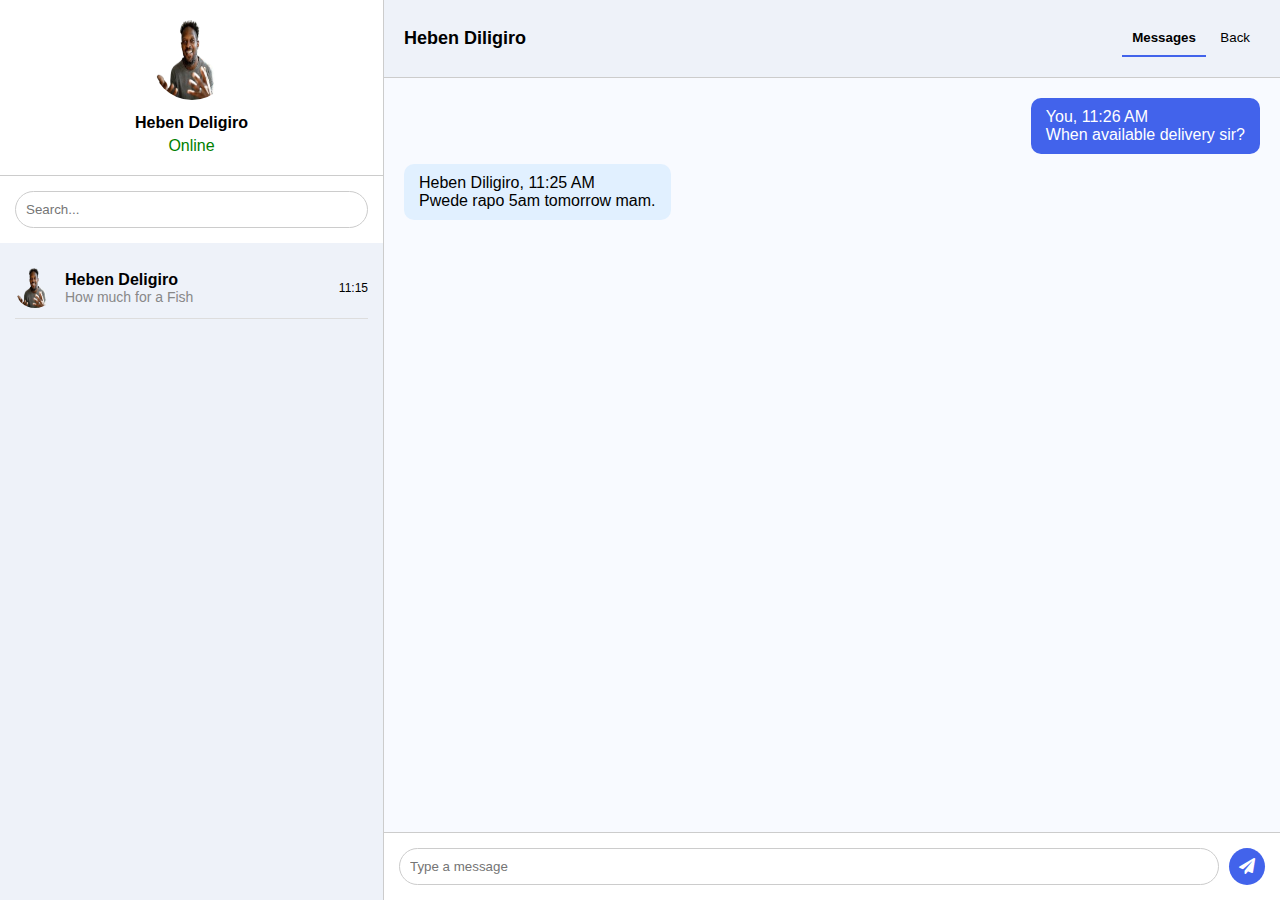
<file: website/index.html>
<!DOCTYPE html>
<html lang="en">
<head>
    <meta charset="UTF-8">
    <meta name="viewport" content="width=device-width, initial-scale=1.0">
    <link rel="stylesheet" href="https://cdnjs.cloudflare.com/ajax/libs/font-awesome/5.15.4/css/all.min.css">
    <title>Fish Business Chat</title>
    <link rel="stylesheet" href="style.css">
</head>
<body>
    <div class="container">
        <div class="sidebar">
            <div class="profile-section">
                <img src="images/man1.png" alt="Profile" class="profile-pic">
                <p class="name">Heben Deligiro</p>
                <p class="status">Online</p>
            </div>
            <div class="search-section">
                <input type="text" class="search-input" placeholder="Search...">
            </div>
            <div class="chat-list">
                <div class="chat">
                    <img src="images/man1.png" alt="Chat" class="chat-pic">
                    <div class="chat-info">
                        <p class="chat-name">Heben Deligiro</p>
                        <p class="chat-message">How much for a Fish</p>
                    </div>
                    <p class="chat-time">11:15</p>
                </div>                
            </div>
        </div>
 
        <div class="chat-window">
            <div class="chat-header">
                <p class="chat-title">Heben Diligiro</p>
                <div class="chat-options">
                    <button class="tab active">Messages</button>
                    <button class="tab" onclick="window.location.href='menu.html'">Back</button>
                </div>
            </div>
            <div class="chat-body">
                <div class="message sent">
                    <p>You, 11:26 AM</p>
                    <p>When available delivery sir?<span></span></p>
                </div>
                <div class="message received">
                    <p>Heben Diligiro, 11:25 AM</p>
                    <p>Pwede rapo 5am tomorrow mam.</p>
                </div>
            </div>
            <div class="chat-footer">
                <input type="text" class="message-input" placeholder="Type a message">
                <button class="send-btn"><i class="fa fa-paper-plane"></i></button>
            </div>
        </div>
    </div>
    <script src="scripts.js"></script>
</body>
</html>
</file>
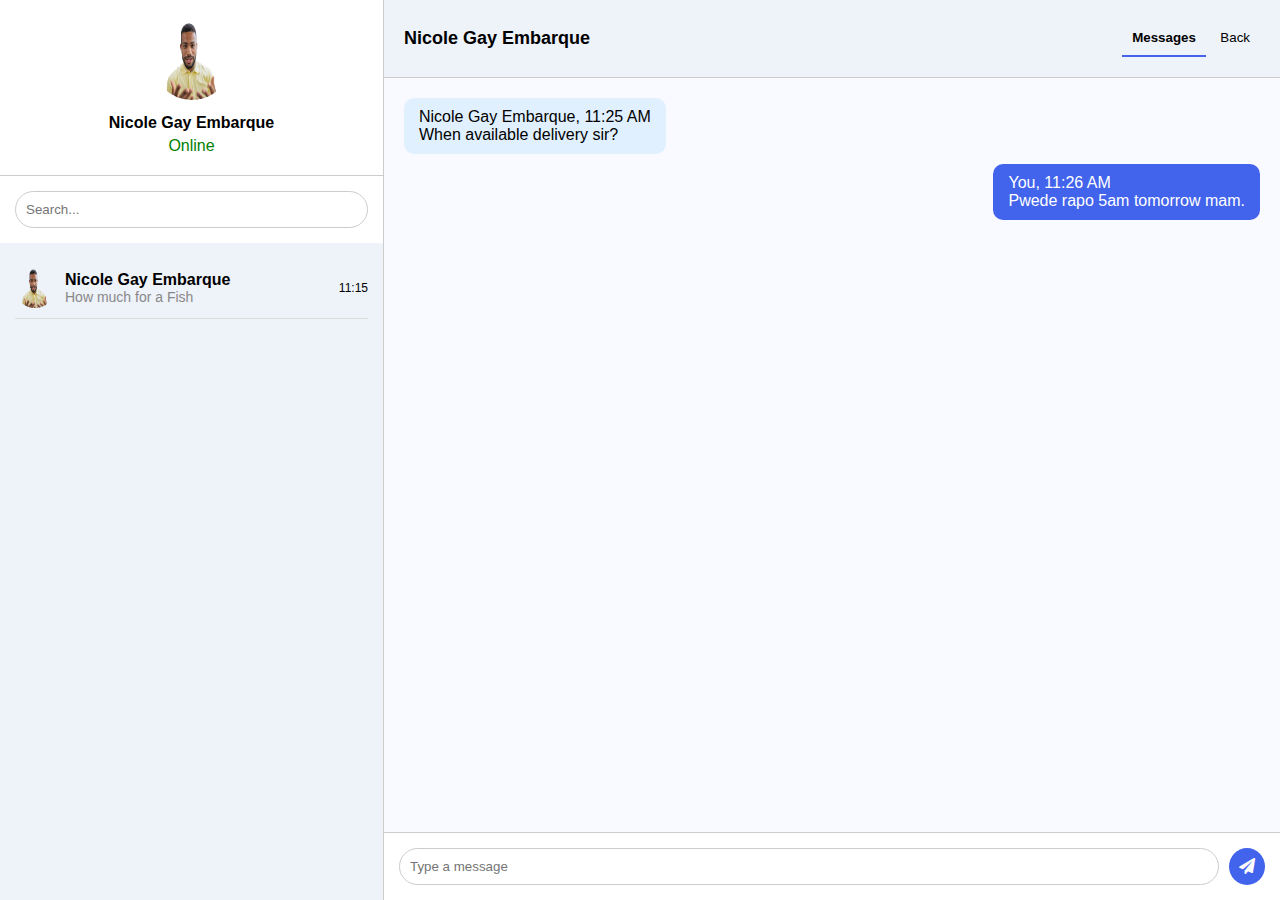
<file: website/chatchat.html>
<!DOCTYPE html>
<html lang="en">
<head>
    <meta charset="UTF-8">
    <meta name="viewport" content="width=device-width, initial-scale=1.0">
    <link rel="stylesheet" href="https://cdnjs.cloudflare.com/ajax/libs/font-awesome/5.15.4/css/all.min.css">
    <title>Fish Business Chat</title>
    <link rel="stylesheet" href="style.css">
</head>
<body>
    <div class="container">
        <div class="sidebar">
            <div class="profile-section">
                <img src="images/man2.png" alt="Profile" class="profile-pic">
                <p class="name">Nicole Gay Embarque</p>
                <p class="status">Online</p>
            </div>
            <div class="search-section">
                <input type="text" class="search-input" placeholder="Search...">
            </div>
            <div class="chat-list">
                <div class="chat">
                    <img src="images/man2.png" alt="Chat" class="chat-pic">
                    <div class="chat-info">
                        <p class="chat-name">Nicole Gay Embarque</p>
                        <p class="chat-message">How much for a Fish</p>
                    </div>
                    <p class="chat-time">11:15</p>
                </div>                
            </div>
        </div>
 
        <div class="chat-window">
            <div class="chat-header">
                <p class="chat-title">Nicole Gay Embarque</p>
                <div class="chat-options">
                    <button class="tab active">Messages</button>
                    <button class="tab" onclick="window.location.href='sellerone.html'">Back</button>
                </div>
            </div>
            <div class="chat-body">
                <div class="message received">
                    <p>Nicole Gay Embarque, 11:25 AM</p>
                    <p>When available delivery sir?<span></span></p>
                </div>
                <div class="message sent">
                    <p>You, 11:26 AM</p>
                    <p>Pwede rapo 5am tomorrow mam.</p>
                </div>
            </div>
            <div class="chat-footer">
                <input type="text" class="message-input" placeholder="Type a message">
                <button class="send-btn"><i class="fa fa-paper-plane"></i></button>
            </div>
        </div>
    </div>
    <script src="scripts.js"></script>
</body>
</html>
</file>
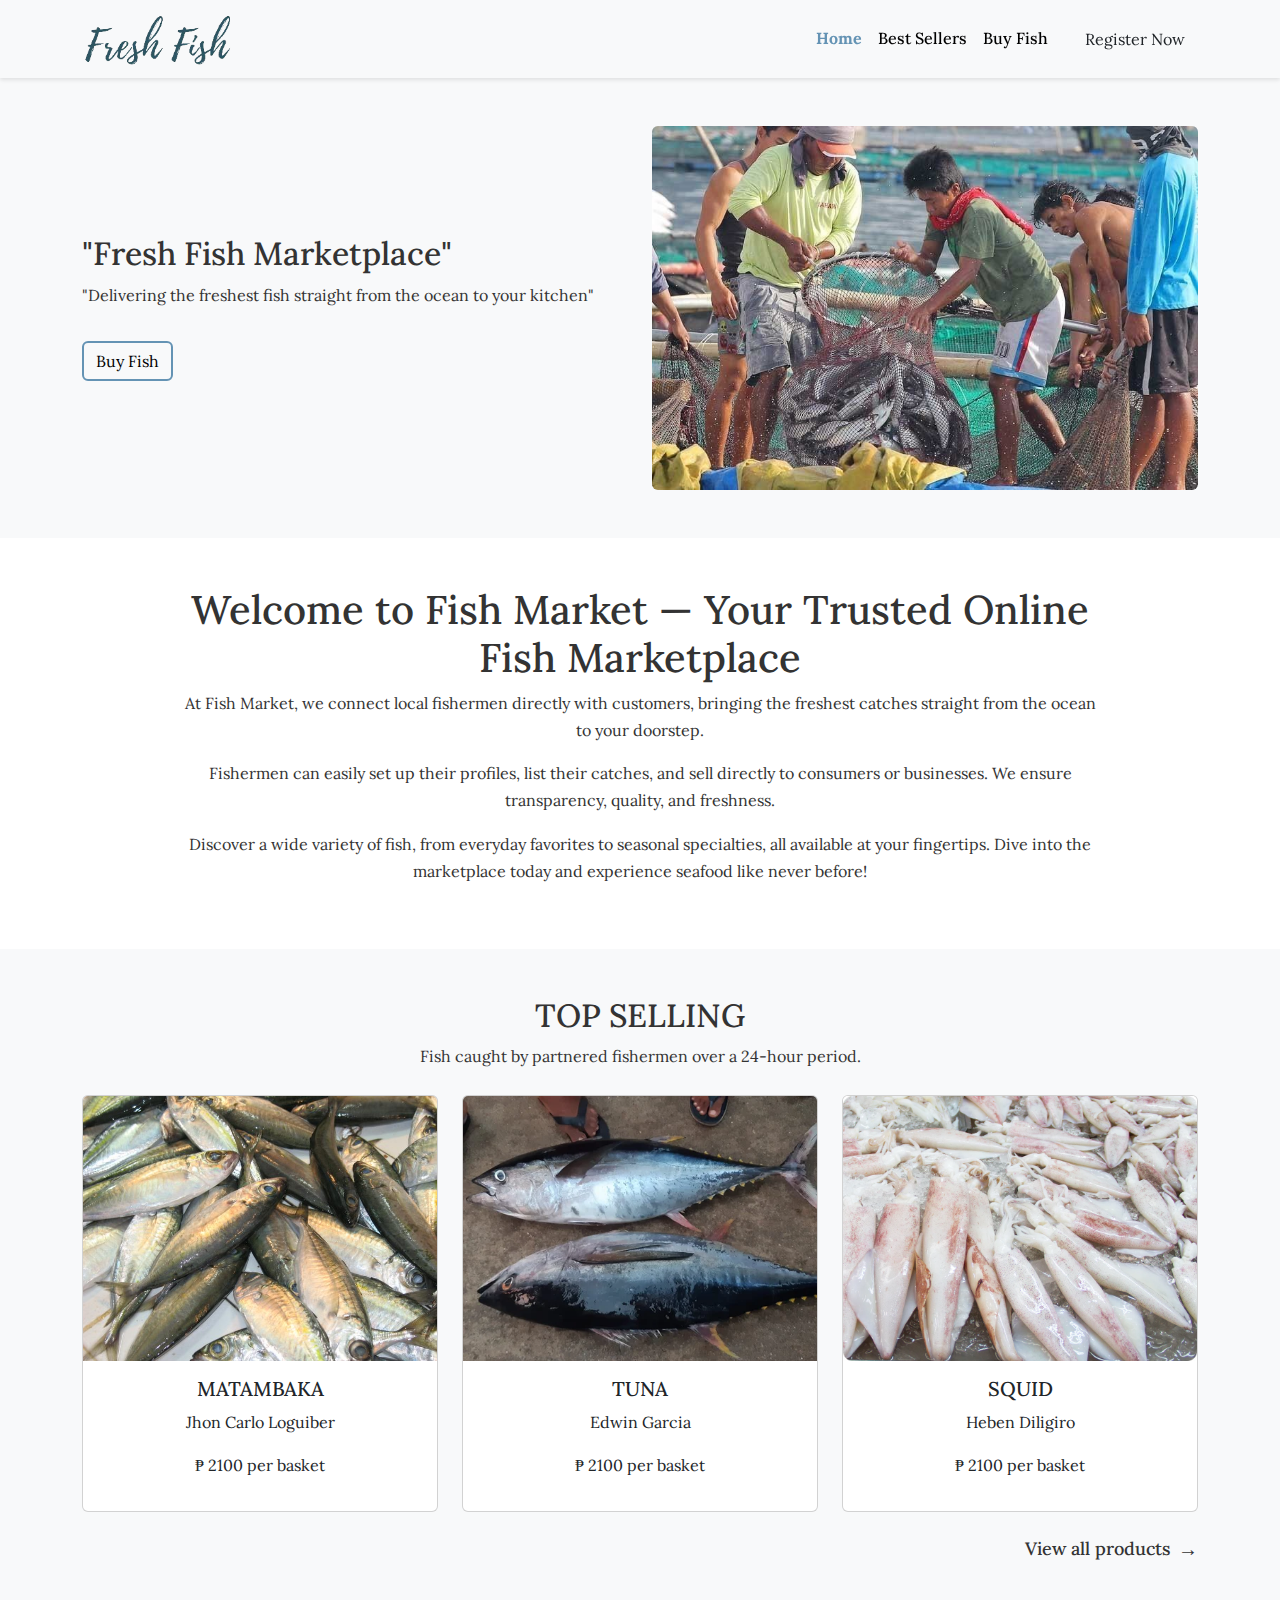
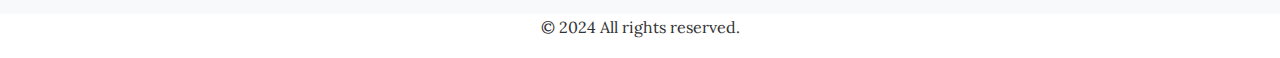
<file: website/fish.html>
<!DOCTYPE html>
<html lang="en">
<head>
    <meta charset="UTF-8">
    <meta name="viewport" content="width=device-width, initial-scale=1.0">
    <title>Fish MARKET</title>
    <link href="https://fonts.googleapis.com/css2?family=Lora:wght@400;600&family=Poppins:wght@600&display=swap" rel="stylesheet">
    <link href="https://cdn.jsdelivr.net/npm/bootstrap@5.3.0-alpha1/dist/css/bootstrap.min.css" rel="stylesheet">
    <link rel="stylesheet" href="styles.css">
</head>
<body>

    <nav class="navbar navbar-expand-lg navbar-light bg-light sticky-top">
        <div class="container">
            <a class="navbar-brand">
                <img src="images/logo.png" alt="Fish Market Logo" style="width: 150px; height: auto;">
            </a>        
            <button class="navbar-toggler" type="button" data-bs-toggle="collapse" data-bs-target="#navbarNav" aria-controls="navbarNav" aria-expanded="false" aria-label="Toggle navigation">
                <span class="navbar-toggler-icon"></span>
            </button>
            <div class="collapse navbar-collapse" id="navbarNav">
                <ul class="navbar-nav ms-auto">
                    <li class="nav-item">
                        <a class="nav-link active" href="#home">Home</a>
                    </li>
                    <li class="nav-item">
                        <a class="nav-link" href="#top">Best Sellers</a>
                    </li>
                    <li class="nav-item">
                        <a class="nav-link" href="register.html">Buy Fish</a>
                    </li>
                </ul>
                <a href="register.html" class="btn custom-outline-btn ms-3">Register Now</a>
            </div>
        </div>
    </nav>

    <section id="home" class="hero py-5 mb-7 mt-7 bg-light">
        <div class="container">
            <div class="row align-items-center">
                <div class="col-lg-6 text-center text-lg-start">
                    <h2 class="banner-title">"Fresh Fish Marketplace"</h2>
                    <p>"Delivering the freshest fish straight from the ocean to your kitchen"</p>
                    <a href="register.html" class="btn btn-light mt-3">Buy Fish</a>
                </div>
                <div class="col-lg-6 text-center mt-4 mt-lg-0">
                    <img src="images/mainpage1.jpg" alt="Fisherman" class="img-fluid rounded" style="max-width: 100%;">
                </div>
            </div>
        </div>
    </section>

    <section id="client-holder" class="mb-5 mt-5">
        <div class="container">
            <div class="row justify-content-center">
                <div class="col-md-10 text-center">
                    <h1>Welcome to Fish Market — Your Trusted Online Fish Marketplace</h1>
                    <p>At Fish Market, we connect local fishermen directly with customers, bringing the freshest catches straight from the ocean to your doorstep.</p>
                    <p>Fishermen can easily set up their profiles, list their catches, and sell directly to consumers or businesses. We ensure transparency, quality, and freshness.</p>
                    <p>Discover a wide variety of fish, from everyday favorites to seasonal specialties, all available at your fingertips. Dive into the marketplace today and experience seafood like never before!</p>
                </div>
            </div>
        </div>
    </section>

    <section id="top" class="top-selling text-center py-5 bg-light">
        <div class="container">
            <h2>TOP SELLING</h2>
            <p>Fish caught by partnered fishermen over a 24-hour period.</p>
            <div class="row mt-4">
                <div class="col-md-4">
                    <div class="card">
                        <img src="images/matambaka.jpg" class="card-img-top" alt="Matambaka">
                        <div class="card-body">
                            <h5 class="card-title">MATAMBAKA</h5>
                            <p class="card-text">Jhon Carlo Loguiber</p>
                            <p>₱ 2100 per basket</p>
                        </div>
                    </div>
                </div>
                <div class="col-md-4">
                    <div class="card">
                        <img src="images/tuna.jpg" class="card-img-top" alt="Tuna">
                        <div class="card-body">
                            <h5 class="card-title">TUNA</h5>
                            <p class="card-text">Edwin Garcia</p>
                            <p>₱ 2100 per basket</p>
                        </div>
                    </div>
                </div>
                <div class="col-md-4">
                    <div class="card">
                        <img src="images/squid.jpg" class="card-img-top" alt="Squid">
                        <div class="card-body">
                            <h5 class="card-title">SQUID</h5>
                            <p class="card-text">Heben Diligiro</p>
                            <p>₱ 2100 per basket</p>
                        </div>
                    </div>
                </div>
            </div>
            <div class="row">
                <div class="col-md-12 text-end">
                    <a href="register.html" class="btn-accent-arrow">View all products <span class="arrow-icon">→</span></a>
                </div>
            </div>            
        </div>
    </section>

    <div class="container">
        <div class="row">
            <div class="col-md-12 text-center">
                <p>© 2024 All rights reserved.</p>
            </div>
        </div>
    </div>

    <script src="https://cdn.jsdelivr.net/npm/bootstrap@5.3.0-alpha1/dist/js/bootstrap.bundle.min.js"></script>
    <script src="script.js"></script>
</body>
</html>
</file>
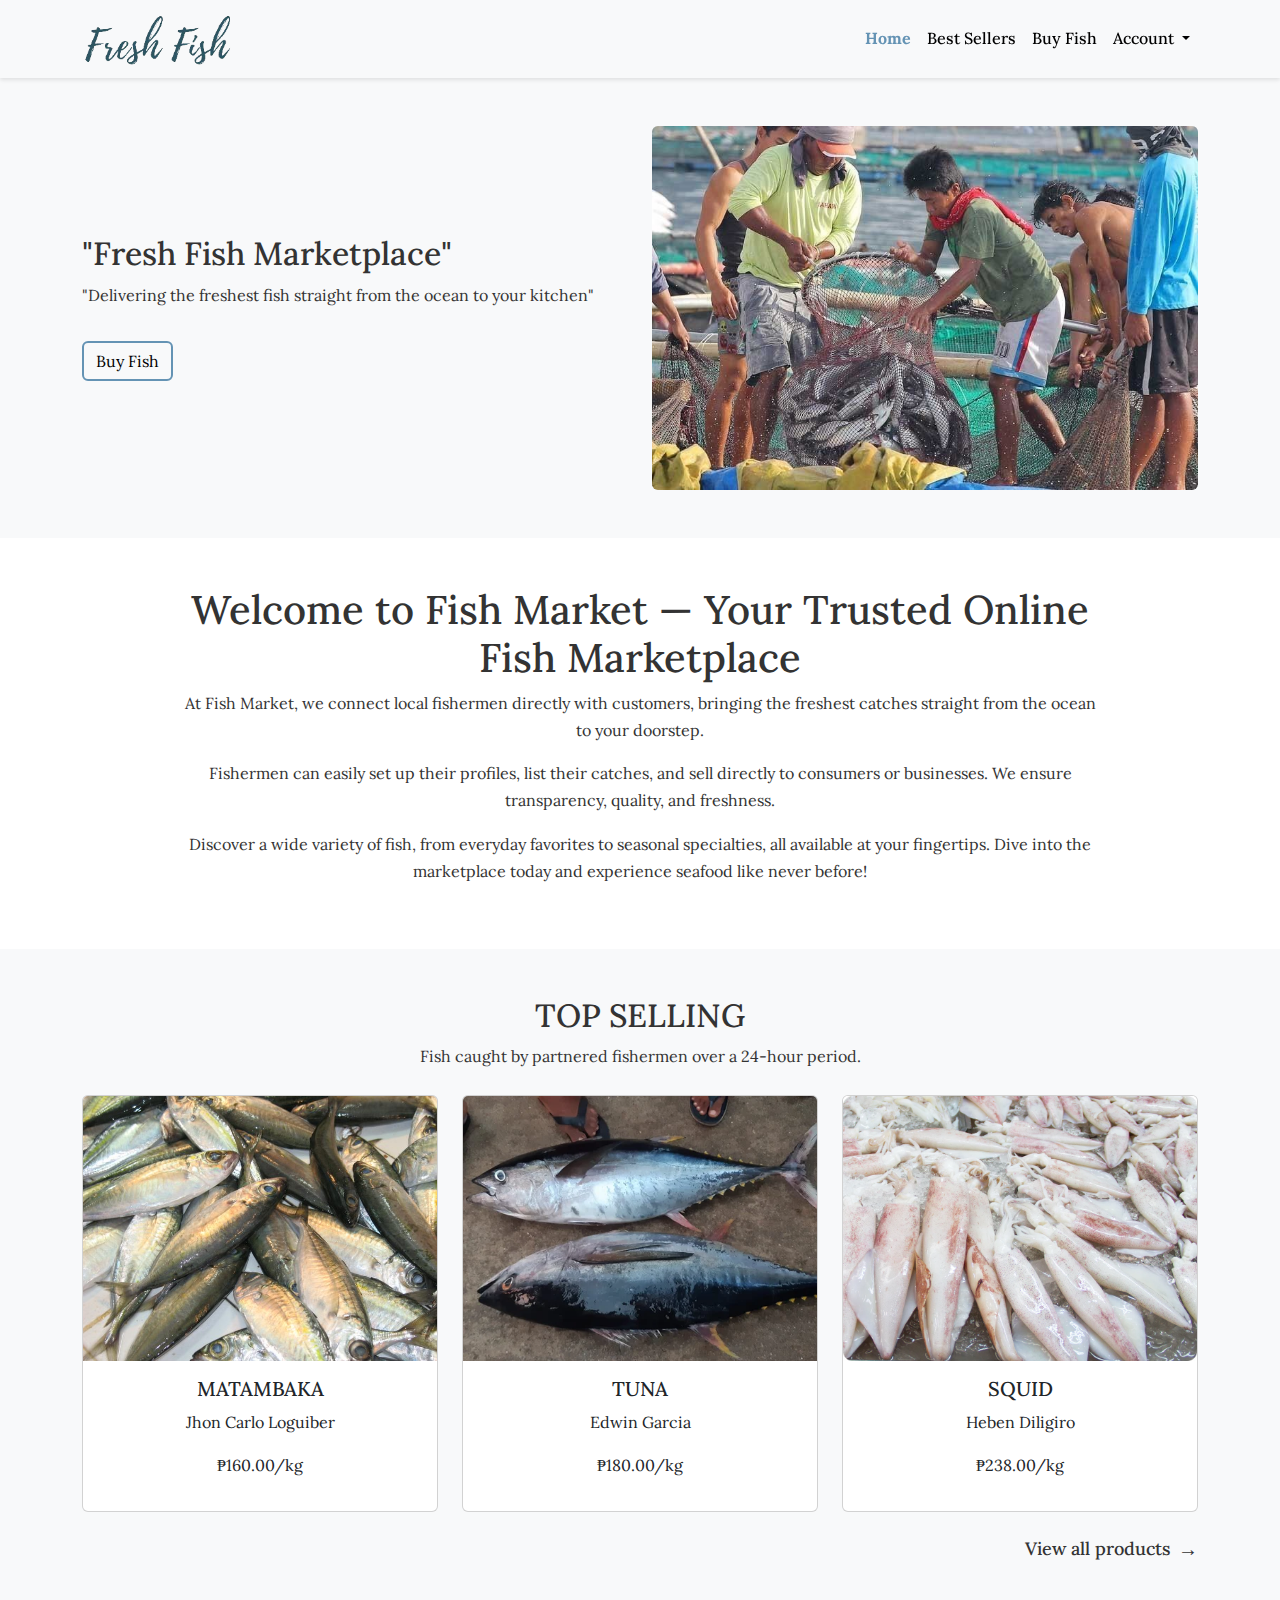
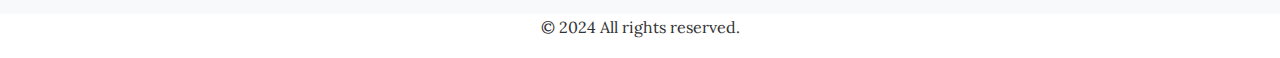
<file: website/fishfish.html>
<!DOCTYPE html>
<html lang="en">
<head>
    <meta charset="UTF-8">
    <meta name="viewport" content="width=device-width, initial-scale=1.0">
    <title>Fish MARKET</title>
    <link href="https://fonts.googleapis.com/css2?family=Lora:wght@400;600&family=Poppins:wght@600&display=swap" rel="stylesheet">
    <link href="https://cdn.jsdelivr.net/npm/bootstrap@5.3.0-alpha1/dist/css/bootstrap.min.css" rel="stylesheet">
    <link rel="stylesheet" href="styles.css">
</head>
<body>

    <nav class="navbar navbar-expand-lg navbar-light bg-light sticky-top">
        <div class="container">
            <a class="navbar-brand">
                <img src="images/logo.png" alt="Fish Market Logo" style="width: 150px; height: auto;">
            </a>        
            <button class="navbar-toggler" type="button" data-bs-toggle="collapse" data-bs-target="#navbarNav" aria-controls="navbarNav" aria-expanded="false" aria-label="Toggle navigation">
                <span class="navbar-toggler-icon"></span>
            </button>
            <div class="collapse navbar-collapse" id="navbarNav">
                <ul class="navbar-nav ms-auto">
                    <li class="nav-item">
                        <a class="nav-link active" href="fishfish.html">Home</a>
                    </li>
                    <li class="nav-item">
                        <a class="nav-link" href="#top">Best Sellers</a>
                    </li>
                    <li class="nav-item">
                        <a class="nav-link " href="menu.html">Buy Fish</a>
                    </li>
                    <li class="nav-item dropdown">
                        <a class="nav-link dropdown-toggle" href="#" id="accountDropdown" role="button" data-bs-toggle="dropdown" aria-expanded="false">
                          Account
                        </a>
                        <ul class="dropdown-menu" aria-labelledby="accountDropdown">
                          <li><a class="dropdown-item" href="sellerone.html">Seller Centre</a></li>
                          <li><a class="dropdown-item" href="index.html">Chats</a></li>
                          <li><hr class="dropdown-divider"></li>
                          <li><a class="dropdown-item" href="register.html">Logout</a></li>
                        </ul>
                      </li>
                </ul>
            </div>
        </div>
    </nav>

    <section id="home" class="hero py-5 mb-7 mt-7 bg-light">
        <div class="container">
            <div class="row align-items-center">
                <div class="col-lg-6 text-center text-lg-start">
                    <h2 class="banner-title">"Fresh Fish Marketplace"</h2>
                    <p>"Delivering the freshest fish straight from the ocean to your kitchen"</p>
                    <a href="menu.html" class="btn btn-light mt-3">Buy Fish</a>
                </div>
                <div class="col-lg-6 text-center mt-4 mt-lg-0">
                    <img src="images/mainpage1.jpg" alt="Fisherman" class="img-fluid rounded" style="max-width: 100%;">
                </div>
            </div>
        </div>
    </section>

    <section id="client-holder" class="mb-5 mt-5">
        <div class="container">
            <div class="row justify-content-center">
                <div class="col-md-10 text-center">
                    <h1>Welcome to Fish Market — Your Trusted Online Fish Marketplace</h1>
                    <p>At Fish Market, we connect local fishermen directly with customers, bringing the freshest catches straight from the ocean to your doorstep.</p>
                    <p>Fishermen can easily set up their profiles, list their catches, and sell directly to consumers or businesses. We ensure transparency, quality, and freshness.</p>
                    <p>Discover a wide variety of fish, from everyday favorites to seasonal specialties, all available at your fingertips. Dive into the marketplace today and experience seafood like never before!</p>
                </div>
            </div>
        </div>
    </section>

    <section id="top" class="top-selling text-center py-5 bg-light">
        <div class="container">
            <h2>TOP SELLING</h2>
            <p>Fish caught by partnered fishermen over a 24-hour period.</p>
            <div class="row mt-4">
                <div class="col-md-4">
                    <div class="card">
                        <img src="images/matambaka.jpg" class="card-img-top" alt="Matambaka">
                        <div class="card-body">
                            <h5 class="card-title">MATAMBAKA</h5>
                            <p class="card-text">Jhon Carlo Loguiber</p>
                            <p>₱160.00/kg</p>
                        </div>
                    </div>
                </div>
                <div class="col-md-4">
                    <div class="card">
                        <img src="images/tuna.jpg" class="card-img-top" alt="Tuna">
                        <div class="card-body">
                            <h5 class="card-title">TUNA</h5>
                            <p class="card-text">Edwin Garcia</p>
                            <p>₱180.00/kg</p>
                        </div>
                    </div>
                </div>
                <div class="col-md-4">
                    <div class="card">
                        <img src="images/squid.jpg" class="card-img-top" alt="Squid">
                        <div class="card-body">
                            <h5 class="card-title">SQUID</h5>
                            <p class="card-text">Heben Diligiro</p>
                            <p>₱238.00/kg</p>
                        </div>
                    </div>
                </div>
            </div>
            <div class="row">
                <div class="col-md-12 text-end">
                    <a href="menu.html" class="btn-accent-arrow">View all products <span class="arrow-icon">→</span></a>
                </div>
            </div>            
        </div>
    </section>

    <div class="container">
        <div class="row">
            <div class="col-md-12 text-center">
                <p>© 2024 All rights reserved.</p>
            </div>
        </div>
    </div>

    <script src="https://cdn.jsdelivr.net/npm/bootstrap@5.3.0-alpha1/dist/js/bootstrap.bundle.min.js"></script>
    <script src="script.js"></script>
</body>
</html>
</file>
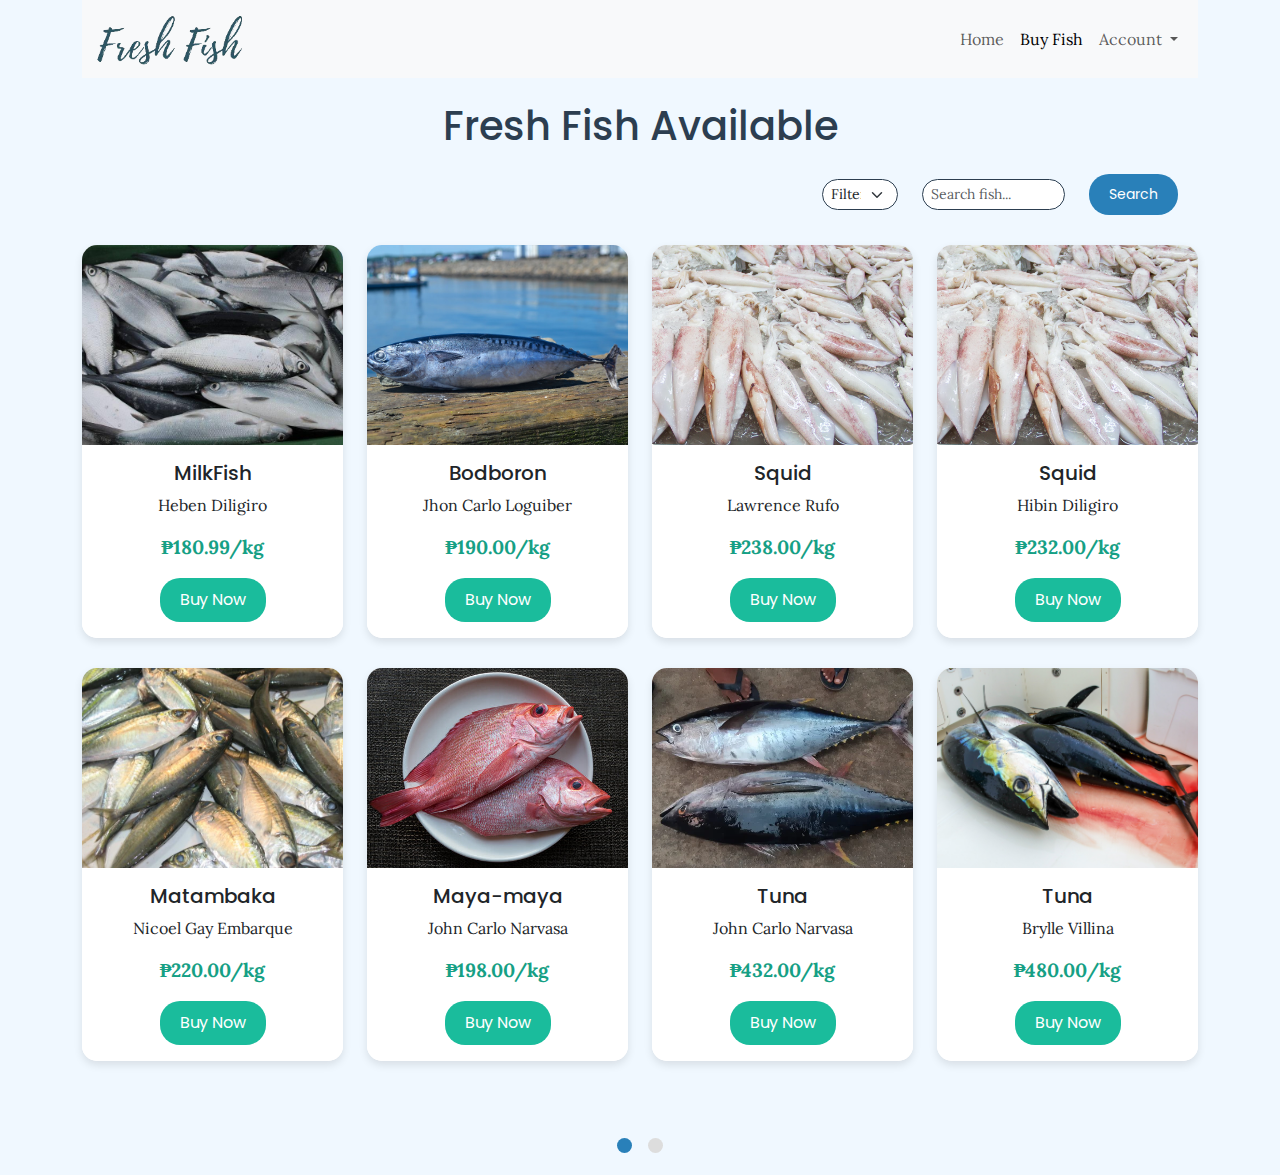
<file: website/menu.html>
<!DOCTYPE html>
<html lang="en">
<head>
    <meta charset="UTF-8">
    <meta name="viewport" content="width=device-width, initial-scale=1.0">
    <title>Fish Marketplace</title>
    <link href="https://cdn.jsdelivr.net/npm/bootstrap@5.3.0-alpha1/dist/css/bootstrap.min.css" rel="stylesheet">
    <link href="https://fonts.googleapis.com/css2?family=Lora:wght@400;600&display=swap" rel="stylesheet">
    <link href="https://fonts.googleapis.com/css2?family=Poppins:wght@600&family=Lora:wght@400&display=swap" rel="stylesheet">
    <link rel="stylesheet" href="menu.css">
</head>
<body>
    <div class="container">
        <nav class="navbar navbar-expand-lg navbar-light bg-light sticky-top">
            <div class="container">
                <a class="navbar-brand">
                    <img src="images/logo.png" alt="Fish Market Logo" style="width: 150px; height: auto;">
                </a>        
                <button class="navbar-toggler" type="button" data-bs-toggle="collapse" data-bs-target="#navbarNav" aria-controls="navbarNav" aria-expanded="false" aria-label="Toggle navigation">
                    <span class="navbar-toggler-icon"></span>
                </button>
                <div class="collapse navbar-collapse" id="navbarNav">
                    <ul class="navbar-nav ms-auto">
                        <li class="nav-item">
                            <a class="nav-link " href="fishfish.html">Home</a>
                        </li>
                        <li class="nav-item">
                            <a class="nav-link active" href="menu.html">Buy Fish</a>
                        </li>
                        <li class="nav-item dropdown">
                            <a class="nav-link dropdown-toggle" href="#" id="accountDropdown" role="button" data-bs-toggle="dropdown" aria-expanded="false">
                              Account
                            </a>
                            <ul class="dropdown-menu" aria-labelledby="accountDropdown">
                              <li><a class="dropdown-item" href="sellerone.html">Seller Centre</a></li>
                              <li><a class="dropdown-item" href="index.html">Chats</a></li>
                              <li><hr class="dropdown-divider"></li>
                              <li><a class="dropdown-item" href="logout.html">Logout</a></li>
                            </ul>
                          </li>
                    </ul>
                </div>
            </div>
        </nav>

        <div>
            <h1 class="title mt-4 mb-4">Fresh Fish Available</h1>
        </div>

        <div class="d-flex justify-content-end filter-bar">
            <div class="row compact-filter align-items-center">
                <div class="col-md-3">
                    <select class="form-select form-select-sm" id="fishFilter">
                        <option selected>Filter by Type</option>
                        <option value="milkfish">MilkFish</option>
                        <option value="tuna">Tuna</option>
                        <option value="bigeye scad">Bigeye Scad</option>
                        <option value="squid">Squid</option>
                    </select>
                </div>
                <div class="col-md-5">
                    <input type="text" class="form-control form-control-sm" id="fishSearch" placeholder="Search fish...">
                </div>
                <div class="col-md-4">
                    <button class="btn btn-primary btn-sm" onclick="filterProducts()">Search</button>
                </div>
            </div>
        </div>

        <div class="row" id="productList">

            <div class="col-md-3 product" data-fish-type="milkfish">
                <div class="card product-card">
                    <img src="images/bangus.jpg" class="card-img-top" alt="MilkFish">
                    <div class="card-body">
                        <h5 class="card-title">MilkFish</h5>
                        <p class="card-text">Heben Diligiro</p>
                        <p class="product-price">₱180.99/kg</p>
                        <a href="#" class="btn btn-primary" onclick="buyNow('MilkFish', '₱180.99/kg', 'images/bangus.jpg')">Buy Now</a>
                    </div>
                </div>
            </div>

            <div class="col-md-3 product" data-fish-type="tuna">
                <div class="card product-card">
                    <img src="images/bodboron.jpeg" class="card-img-top" alt="Tuna">
                    <div class="card-body">
                        <h5 class="card-title">Bodboron</h5>
                        <p class="card-text">Jhon Carlo Loguiber</p>
                        <p class="product-price">₱190.00/kg</p>
                        <a href="#" class="btn btn-primary">Buy Now</a>
                    </div>
                </div>
            </div>

            <div class="col-md-3 product" data-fish-type="squid">
                <div class="card product-card">
                    <img src="images/squid.jpg" class="card-img-top" alt="Squid">
                    <div class="card-body">
                        <h5 class="card-title">Squid</h5>
                        <p class="card-text">Lawrence Rufo</p>
                        <p class="product-price">₱238.00/kg</p>
                        <a href="#" class="btn btn-primary">Buy Now</a>
                    </div>
                </div>
            </div>
            <div class="col-md-3 product" data-fish-type="squid">
                <div class="card product-card">
                    <img src="images/squid.jpg" class="card-img-top" alt="Squid">
                    <div class="card-body">
                        <h5 class="card-title">Squid</h5>
                        <p class="card-text">Hibin Diligiro</p>
                        <p class="product-price">₱232.00/kg</p>
                        <a href="#" class="btn btn-primary">Buy Now</a>
                    </div>
                </div>
            </div>
            <div class="col-md-3 product" data-fish-type="bigeye scad">
                <div class="card product-card">
                    <img src="images/matambaka.jpg" class="card-img-top" alt="Bigeye Scad">
                    <div class="card-body">
                        <h5 class="card-title">Matambaka</h5>
                        <p class="card-text">Nicoel Gay Embarque</p>
                        <p class="product-price">₱220.00/kg</p>
                        <a href="#" class="btn btn-primary">Buy Now</a>
                    </div>
                </div>
            </div>
            <div class="col-md-3 product" data-fish-type="red snapper">
                <div class="card product-card">
                    <img src="images/mayamaya.jpg" class="card-img-top" alt="Red Snapper">
                    <div class="card-body">
                        <h5 class="card-title">Maya-maya</h5>
                        <p class="card-text">John Carlo Narvasa</p>
                        <p class="product-price">₱198.00/kg</p>
                        <a href="#" class="btn btn-primary">Buy Now</a>
                    </div>
                </div>
            </div>
            <div class="col-md-3 product" data-fish-type="tuna">
                <div class="card product-card">
                    <img src="images/tuna.jpg" class="card-img-top" alt="Tuna">
                    <div class="card-body">
                        <h5 class="card-title">Tuna</h5>
                        <p class="card-text">John Carlo Narvasa</p>
                        <p class="product-price">₱432.00/kg</p>
                        <a href="#" class="btn btn-primary">Buy Now</a>
                    </div>
                </div>
            </div>
            <div class="col-md-3 product" data-fish-type="tuna">
                <div class="card product-card">
                    <img src="images/tunaa.jpg" class="card-img-top" alt="Tuna">
                    <div class="card-body">
                        <h5 class="card-title">Tuna</h5>
                        <p class="card-text">Brylle Villina</p>
                        <p class="product-price">₱480.00/kg</p>
                        <a href="#" class="btn btn-primary">Buy Now</a>
                    </div>
                </div>
            </div>
            <div class="col-md-3 product" data-fish-type="bigeye scad">
                <div class="card product-card">
                    <img src="images/matambaka.jpg" class="card-img-top" alt="Bigeye Scad">
                    <div class="card-body">
                        <h5 class="card-title">Matambaka</h5>
                        <p class="card-text">Hibin DIligiro</p>
                        <p class="product-price">₱172.00/kg</p>
                        <a href="#" class="btn btn-primary">Buy Now</a>
                    </div>
                </div>
            </div>
        </div>
        <div class="pagination mt-4">
            <nav aria-label="Fish pagination">
                <ul class="pagination justify-content-center" id="paginationControls">
                </ul>
            </nav>
        </div>
    </div>

    <script src="https://cdn.jsdelivr.net/npm/bootstrap@5.3.0-alpha1/dist/js/bootstrap.bundle.min.js"></script>
    <script src="menu.js"></script>

</body>
</html>
</file>
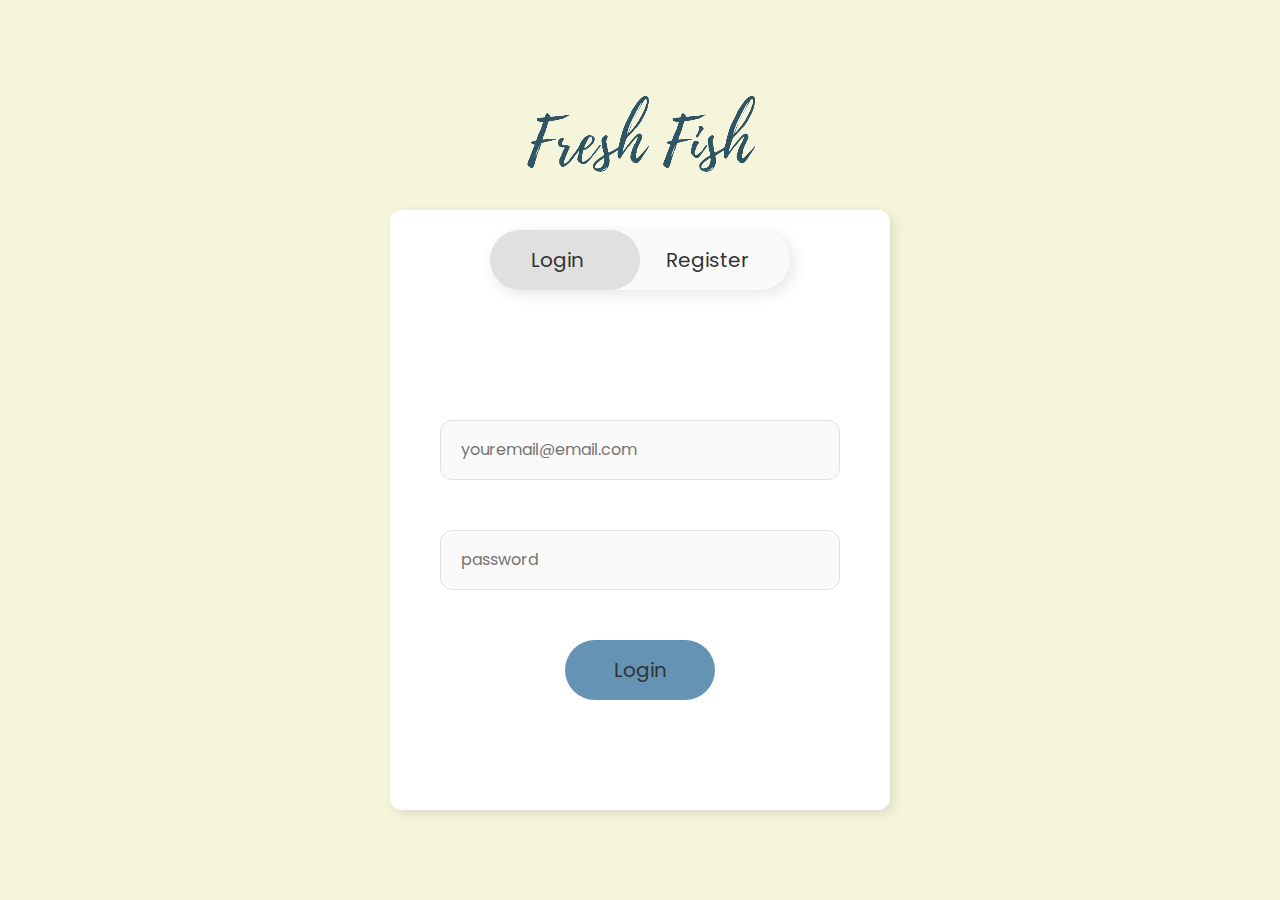
<file: website/register.html>
<!DOCTYPE html>
<html lang="en">
<head>
    <meta charset="UTF-8">
    <meta name="viewport" 
          content="width=device-width, 
                         initial-scale=1.0">
    <title>Fresh Fish</title>
    <link rel="stylesheet" 
          href="register ni.css">
</head>

<body>
    <div class="logo-container">
        <img src="images/logo.png" alt="Fresh Fish Logo" class="logo">
    </div>

    <div class="container">

        <div class="slider"></div>
        <div class="btn">
            <button class="login">Login</button>
            <button class="signup">Register</button>
        </div>

        <div class="form-section">

            <div class="login-box">
                <input type="email" 
                       class="email ele" 
                       placeholder="youremail@email.com">
                <input type="password"
                       class="password ele" 
                       placeholder="password">
                <button class="clkbtn">Login</button>
            </div>

            <div class="signup-box">
                <input type="text" 
                       class="name ele" 
                       placeholder="Enter your name">
                <input type="email" 
                       class="email ele" 
                       placeholder="youremail@email.com">
                <input type="password" 
                       class="password ele" 
                       placeholder="password">
                <input type="password" 
                       class="password ele" 
                       placeholder="Confirm password">
                <button class="clkbtn">Register</button>
            </div>
        </div>
    </div>
    <script src="register.js"></script>
</body>
</html>
</file>
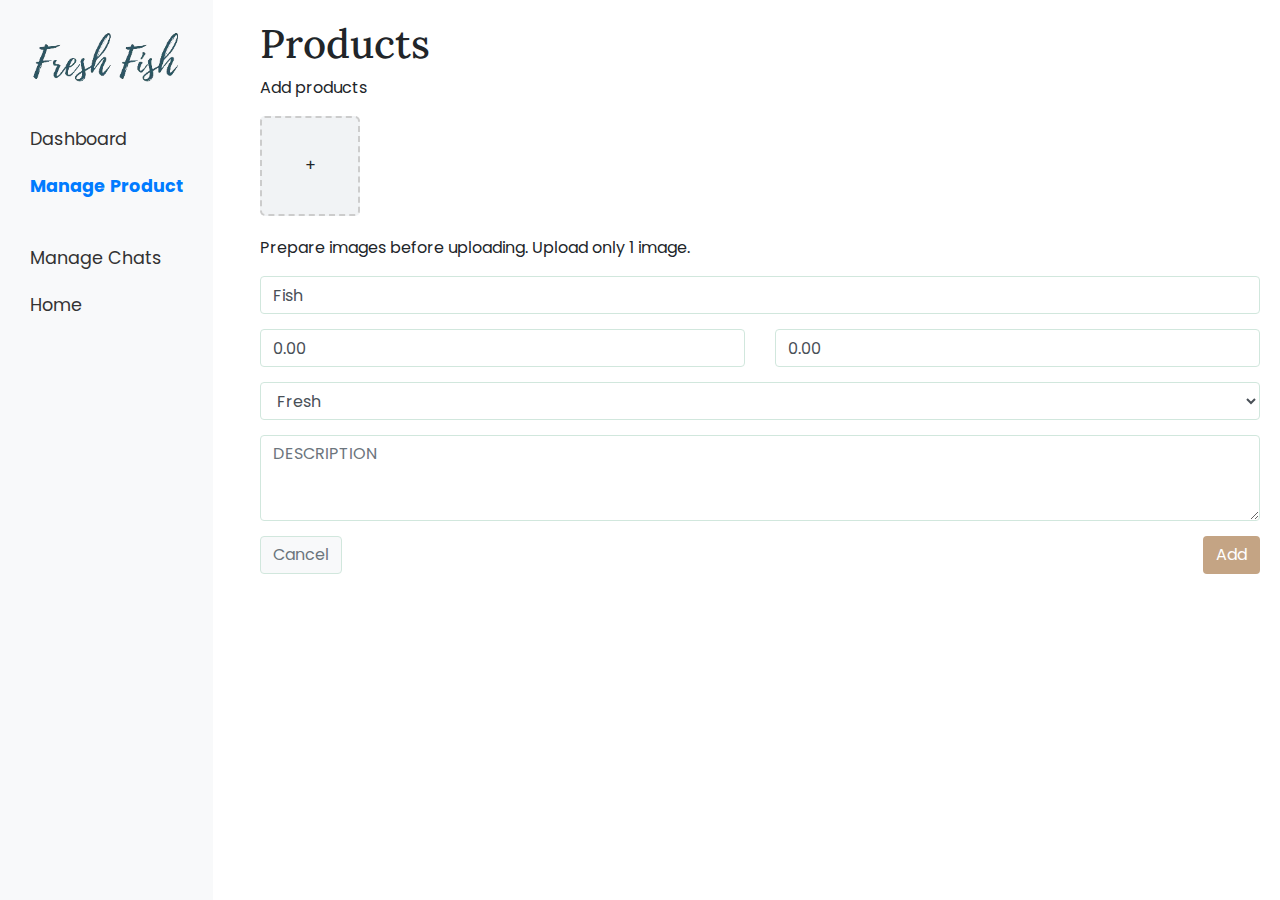
<file: website/sellertwo.html>
<!DOCTYPE html>
<html lang="en">
<head>
    <meta charset="UTF-8">
    <meta name="viewport" content="width=device-width, initial-scale=1.0">
    <title>Product Management</title>
    <link href="https://stackpath.bootstrapcdn.com/bootstrap/4.5.2/css/bootstrap.min.css" rel="stylesheet">
    <link href="https://fonts.googleapis.com/css2?family=Lora:wght@400;700&family=Poppins:wght@400;600&display=swap" rel="stylesheet">
    <link href="sellertwo.css" rel="stylesheet">
</head>
<body>
    <nav class="col-md-2 d-md-block sidebar">
        <div class="position-sticky">
            <ul class="nav flex-column">
                <a class="navbar-brand mb-4">
                    <img src="images/logo.png" href="fishfish.html" alt="Fish Market Logo" style="width: 150px; height: auto;">
                </a> 
                <li class="nav-item">
                    <a class="nav-link" href="sellerone.html">
                        Dashboard
                    </a>
                </li>
                <li class="nav-item">
                    <a class="nav-link active ms-3" href="sellertwo.html">
                        Manage Product
                    </a>
                </li>
                <li class="nav-item">
                    <a class="nav-link" href="chatchat.html">
                        Manage Chats
                    </a>
                </li>
                <li class="nav-item">
                    <a class="nav-link" href="fishfish.html">
                        Home
                    </a>
                </li>
            </ul>
        </div>
    </nav>

    <div class="content">
        <h1>Products</h1>
        <p>Add products</p>

        <div class="image-upload">
            <div class="upload-box">+</div>
        </div>
        <p>Prepare images before uploading. Upload only 1 image.</p>

        <form>
            <input type="text" class="form-control" placeholder="TITLE" value="Fish">

            <div class="row">
                <div class="col">
                    <input type="number" class="form-control" placeholder="PRICE" value="0.00">
                </div>
                <div class="col">
                    <input type="number" class="form-control" placeholder="SALE PRICE" value="0.00">
                </div>
            </div>

            <select class="form-control">
                <option>Fresh</option>
                <option>Frozen</option>
            </select>

            <textarea class="form-control" rows="3" placeholder="DESCRIPTION"></textarea>

            <div class="d-flex justify-content-between">
                <button type="button" class="btn btn-cancel">Cancel</button>
                <button type="submit" class="btn btn-add">Add</button>
            </div>
        </form>
    </div>

    <script src="https://code.jquery.com/jquery-3.5.1.slim.min.js"></script>
    <script src="https://cdn.jsdelivr.net/npm/@popperjs/core@2.5.2/dist/umd/popper.min.js"></script>
    <script src="https://stackpath.bootstrapcdn.com/bootstrap/4.5.2/js/bootstrap.min.js"></script>
</body>
</html>
</file>
<file: website/style.css>
* {
    margin: 0;
    padding: 0;
    box-sizing: border-box;
}

body {
    font-family: 'Roboto', sans-serif;
    background-color: #f0f4f8;
    height: 100vh;
}

.container {
    display: flex;
    height: 100vh;
}

.sidebar {
    width: 30%;
    background-color: #eef2f9;
    border-right: 1px solid #ccc;
    display: flex;
    flex-direction: column;
    justify-content: space-between;
}

.profile-section {
    text-align: center;
    padding: 20px;
    background-color: #ffffff;
    border-bottom: 1px solid #ccc;
}

.profile-section .profile-pic {
    width: 80px;
    height: 80px;
    border-radius: 50%;
    margin-bottom: 10px;
}

.profile-section .name {
    font-weight: bold;
    margin-bottom: 5px;
}

.profile-section .status {
    color: green;
}

.search-section {
    padding: 15px;
    background-color: #ffffff;
}

.search-section .search-input {
    width: 100%;
    padding: 10px;
    border-radius: 25px;
    border: 1px solid #ccc;
    outline: none;
}

.chat-list {
    overflow-y: auto;
    padding: 15px;
    background-color: #eef2f9;
    flex-grow: 1;
}

.chat {
    display: flex;
    align-items: center;
    padding: 10px 0;
    border-bottom: 1px solid #ddd;
    cursor: pointer;
}

.chat img {
    width: 40px;
    height: 40px;
    border-radius: 50%;
}

.chat-info {
    flex: 1;
    margin-left: 10px;
}

.chat-info .chat-name {
    font-weight: bold;
}

.chat-info .chat-message {
    font-size: 14px;
    color: #888;
}

.chat-time {
    font-size: 12px;
}

.chat-window {
    display: flex;
    flex-direction: column;
    width: 70%;
    background-color: white;
}

.chat-header {
    padding: 20px;
    background-color: #eef2f9;
    border-bottom: 1px solid #ccc;
    display: flex;
    justify-content: space-between;
    align-items: center;
}

.chat-title {
    font-size: 18px;
    font-weight: bold;
}

.chat-options .tab {
    background: none;
    border: none;
    padding: 10px;
    cursor: pointer;
}

.chat-options .tab.active {
    font-weight: bold;
    border-bottom: 2px solid #4263eb;
}

.chat-body {
    flex: 1;
    padding: 20px;
    overflow-y: auto;
    display: flex;
    flex-direction: column;
    background-color: #f8faff;
}

.message {
    padding: 10px 15px;
    border-radius: 10px;
    margin-bottom: 10px;
    max-width: 70%;
}

.sent {
    background-color: #4263eb;
    color: white;
    align-self: flex-end;
}

.received {
    background-color: #e1f0ff;
    align-self: flex-start;
}

.chat-footer {
    display: flex;
    align-items: center;
    padding: 15px;
    background-color: #ffffff;
    border-top: 1px solid #ccc;
}

.message-input {
    flex: 1;
    padding: 10px;
    border-radius: 25px;
    border: 1px solid #ccc;
    outline: none;
}

.send-btn {
    background-color: #4263eb;
    color: white;
    border: none;
    padding: 10px;
    border-radius: 50%;
    margin-left: 10px;
    cursor: pointer;
}

.send-btn i {
    font-size: 16px;
}

@media screen and (max-width: 768px) {
    .container {
        flex-direction: column;
    }

    .sidebar {
        width: 100%;
        height: 200px;
    }

    .chat-window {
        width: 100%;
    }
}
</file>
<file: website/styles.css>
body {
    font-family: 'Lora', serif;
    color: #333; 
    font-size: 16px;
    line-height: 1.7;
}

.navbar {
    background-color: #f8f9fa; 
    box-shadow: 0 2px 4px rgba(0, 0, 0, 0.1);
}

.navbar-nav .nav-link {
    color: #000;
    font-weight: 500;
    padding: 0.8rem 1rem;
    transition: color 0.3s ease;
}

.navbar-nav .nav-link:hover {
    color: #6493b4;
}

.navbar-nav .nav-link.active {
    color: #6493b4;
    font-weight: bold;
}

.btn-light {
    background-color: transparent;
    color: black;
    border: 2px solid #6493b4;
    transition: color 0.3s ease, border-color 0.3s ease;
}

.btn-light:hover {
    color: black;
    border-color: black;
}

.hero {
    background-color: #f0f0f0;
}

.hero h1 {
    font-size: 48px;
    font-weight: bold;
    color: #388aa6;
}

.hero h1 span {
    color: #339933;
}

.product-card {
    margin-bottom: 30px;
    border: none;
    border-radius: 15px;
    transition: transform 0.3s ease;
    box-shadow: 0 4px 8px rgba(0, 0, 0, 0.1);
}

.product-card:hover {
    transform: translateY(-10px);
}

.card-body {
    text-align: center;
    background-color: #ffffff;
    border-radius: 15px;
}

.product-price {
    font-size: 1.2em;
    font-weight: bold;
    color: #16a085;
}

.btn-primary {
    background-color: #1abc9c;
    border: none;
    border-radius: 20px;
    padding: 10px 20px;
    font-family: 'Poppins', sans-serif;
    transition: background-color 0.3s ease;
}

.btn-primary:hover {
    background-color: #148f77;
}

.btn-accent-arrow {
    font-size: 18px;
    font-weight: 500;
    margin-top: 20px;
    color: #333;
    text-decoration: none;
    display: inline-flex;
    align-items: center;
    transition: color 0.3s ease;
}

.btn-accent-arrow:hover {
    color: #000;
}

.arrow-icon {
    display: inline-block;
    margin-left: 8px;
    font-size: 20px;
    transition: transform 0.3s ease;
}

.btn-accent-arrow:hover .arrow-icon {
    transform: translateX(5px);
}

.footer {
    background-color: #f8f9fa;
    padding: 20px 0;
    text-align: center;
}
</file>
<file: website/menu.css>
body {
    background-color: #f0f8ff;
    font-family: 'Lora', serif;
}

h1, h2, h3, h5 {
    color: #2c3e50;
    font-family: 'Poppins', sans-serif;
    text-align: center;
}

.navbar-brand img {
    width: 150px;
    height: auto;
}

.filter-bar {
    margin-bottom: 30px;
}

.compact-filter {
    max-width: 400px;
}

.compact-filter select, .compact-filter input {
    border-radius: 20px;
    border: 1px solid #2c3e50;
}

.product-card {
    margin-bottom: 30px;
    border: none;
    border-radius: 15px;
    transition: transform 0.3s ease;
    box-shadow: 0 4px 8px rgba(0, 0, 0, 0.1);
}

.product-card:hover {
    transform: translateY(-10px);
}

.card-body {
    text-align: center;
    background-color: #ffffff;
    border-radius: 15px;
    font-family: 'Lora', serif;
}

.product-price {
    font-size: 1.2em;
    font-weight: bold;
    color: #16a085;
}

.btn-primary {
    background-color: #1abc9c;
    border: none;
    border-radius: 20px;
    padding: 10px 20px;
    font-family: 'Poppins', sans-serif;
    transition: background-color 0.3s ease;
}

.btn-primary:hover {
    background-color: #148f77;
}

.filter-bar button {
    background-color: #2980b9;
    border: none;
    border-radius: 20px;
    color: white;
    font-family: 'Poppins', sans-serif;
}

.filter-bar button:hover {
    background-color: #2471a3;
}

.card-img-top {
    border-radius: 15px 15px 0 0;
    height: 200px;
    object-fit: cover;
}

.pagination {
    margin-top: 20px;
    justify-content: center;
}

.pagination .page-item .page-link {
    width: 15px;
    height: 15px;
    background-color: #ddd;
    border-radius: 50%;
    border: none;
    margin: 0 8px;
    padding: 0;
    display: inline-block;
    text-indent: -9999px;
}

.pagination .page-item.active .page-link {
    background-color: #2980b9;
    border-color: #2980b9;
}

.pagination .page-link:hover {
    background-color: #2471a3;
}

.pagination .page-link::before {
    content: '';
    display: block;
    width: 15px;
    height: 15px;
    border-radius: 50%;
}

.pagination .page-link:hover::before {
    background-color: #2471a3;
}

@media (max-width: 768px) {
    .pagination .page-item .page-link {
        width: 12px;
        height: 12px;
    }
}

@media (max-width: 768px) {
    h1 {
        font-size: 2rem;
    }

    .navbar-brand img {
        width: 100px;
    }

    .compact-filter {
        flex-direction: column;
    }

    .compact-filter .col-md-3,
    .compact-filter .col-md-5,
    .compact-filter .col-md-4 {
        width: 100%;
        margin-bottom: 10px;
    }
}
</file>
<file: website/register ni.css>
@import url(
"https://fonts.googleapis.com/css2?family=Poppins:ital,wght@0,100;0,200;0,300;0,400;0,500;0,600;0,700;0,800;0,900&display=swap");

* {
    margin: 0;
    padding: 0;
    box-sizing: border-box;
    font-family: "Poppins", sans-serif;
}

body {
    height: 100vh;
    width: 100vw;
    display: flex;
    justify-content: center;
    align-items: center;
    flex-direction: column;
    gap: 30px;
    background-color: beige;
}

header {
    width: 100%;
    display: flex;
    flex-direction: column;
    align-items: center;
    justify-content: center;
    gap: 8px;
}

.heading {
    color: #333333;
    font-weight: 600;
}

.title {
    font-weight: 300;
    color: #666666;
    letter-spacing: 1.2px;
}

.container {
    height: 600px;
    width: 500px;
    background-color: #FFFFFF;
    box-shadow: 4px 4px 12px rgba(0, 0, 0, 0.1);
    border-radius: 12px;
    position: relative;
    overflow: hidden;
}

.btn {
    height: 60px;
    width: 300px;
    margin: 20px auto;
    box-shadow: 4px 4px 15px rgba(0, 0, 0, 0.1);
    border-radius: 50px;
    display: flex;
    justify-content: space-around;
    align-items: center;
    background-color: #FAFAFA;
}

.login,
.signup {
    font-size: 20px;
    border: none;
    outline: none;
    background-color: transparent;
    color: #333333;
    cursor: pointer;
    position: relative;
}

.moveslider + .signup {
    color: #333333;
}

.moveslider.signup-active + .login {
    color: #333333;
}


.slider {
    height: 60px;
    width: 150px;
    border-radius: 50px;
    background-color: #E0E0E0;
    position: absolute;
    top: 20px;
    left: 100px;
    transition: all 0.5s ease-in-out;
}

.moveslider {
    left: 250px;
}

.form-section {
    height: 500px;
    width: 1000px;
    padding: 20px 0;
    display: flex;
    position: relative;
    transition: all 0.5s ease-in-out;
    left: 0px;
}

.form-section-move {
    left: -500px;
}

.login-box,
.signup-box {
    height: 100%;
    width: 500px;
    display: flex;
    flex-direction: column;
    align-items: center;
    justify-content: center;
    padding: 0px 40px;
}

.login-box {
    gap: 50px;
}

.signup-box {
    gap: 30px;
}

.ele {
    height: 60px;
    width: 400px;
    outline: none;
    border: 1px solid #E0E0E0;
    color: #333333;
    background-color: #FAFAFA;
    border-radius: 12px; 
    padding-left: 20px;
    font-size: 16px;
}

.clkbtn {
    height: 60px;
    width: 150px;
    border-radius: 50px;
    background-color: #6493b4;
    font-size: 20px;
    border: none;
    cursor: pointer;
    color: #333333;
}

@media screen and (max-width: 650px) {
    .container {
        height: 600px;
        width: 300px;
    }

    .title {
        font-size: 15px;
    }

    .btn {
        height: 50px;
        width: 200px;
        margin: 20px auto;
    }

    .login,
    .signup {
        font-size: 19px;
    }

    .slider {
        height: 50px;
        width: 100px;
        left: 50px;
    }

    .moveslider {
        left: 150px;
    }

    .form-section {
        height: 500px;
        width: 600px;
    }

    .form-section-move {
        left: -300px;
    }

    .login-box,
    .signup-box {
        height: 100%;
        width: 300px;
    }

    .ele {
        height: 50px;
        width: 250px;
        font-size: 15px;
    }

    .clkbtn {
        height: 50px;
        width: 130px;
        font-size: 19px;
    }
}

@media screen and (max-width: 320px) {
    .container {
        height: 600px;
        width: 250px;
    }

    .heading {
        font-size: 28px;
    }

    .title {
        font-size: 12px;
    }

    .btn {
        height: 50px;
        width: 200px;
        margin: 20px auto;
    }

    .login,
    .signup {
        font-size: 18px;
    }

    .slider {
        height: 50px;
        width: 100px;
        left: 27px;
    }

    .moveslider {
        left: 127px;
    }

    .form-section {
        height: 500px;
        width: 500px;
    }

    .form-section-move {
        left: -250px;
    }

    .login-box,
    .signup-box {
        height: 100%;
        width: 250px;
    }

    .ele {
        height: 50px;
        width: 220px;
        font-size: 15px;
    }

    .clkbtn {
        height: 50px;
        width: 130px;
        font-size: 19px;
    }
}
</file>
<file: website/sellertwo.css>
body {
    font-family: 'Poppins', sans-serif;
}

h1, h3, .card-title {
    font-family: 'Lora', serif;
}

.sidebar {
    background-color: #f8f9fa;
    height: 100vh;
    position: fixed;
    padding: 20px;
    width: 220px;
}

.sidebar a {
    display: block;
    padding: 10px;
    color: #333;
    text-decoration: none;
}

.sidebar .nav-link {
    font-size: 1.1rem;
    color: #333;
}

.sidebar .nav-link.active {
    font-weight: bold;
    color: #007bff;
}

.sidebar a:hover {
    background-color: #e9ecef;
    color: #000;
}

.content {
    margin-left: 240px;
    padding: 20px;
    width: calc(100% - 240px);
}

.image-upload {
    display: flex;
    gap: 15px;
    margin-bottom: 20px;
}

.image-upload img {
    width: 100px;
    height: 100px;
    object-fit: cover;
    border-radius: 5px;
}

.image-upload .upload-box {
    display: flex;
    justify-content: center;
    align-items: center;
    width: 100px;
    height: 100px;
    background-color: #f1f3f5;
    border: 2px dashed #ccc;
    border-radius: 5px;
}

.form-control {
    border-color: #d1e7dd;
    margin-bottom: 15px;
    font-family: 'Poppins', sans-serif;
}

.form-control:focus {
    box-shadow: none;
    border-color: #95d5b2;
}

.btn-cancel {
    background-color: #f8f9fa;
    color: #6c757d;
    border: 1px solid #d1e7dd;
    font-family: 'Poppins', sans-serif;
}

.btn-add {
    background-color: #c4a484;
    color: white;
    font-family: 'Poppins', sans-serif;
}

.card-title {
    font-family: 'Lora', serif;
}

.metric-card-title {
    font-family: 'Lora', serif;
}

.metric-card-text {
    font-family: 'Poppins', sans-serif;
}
</file>
